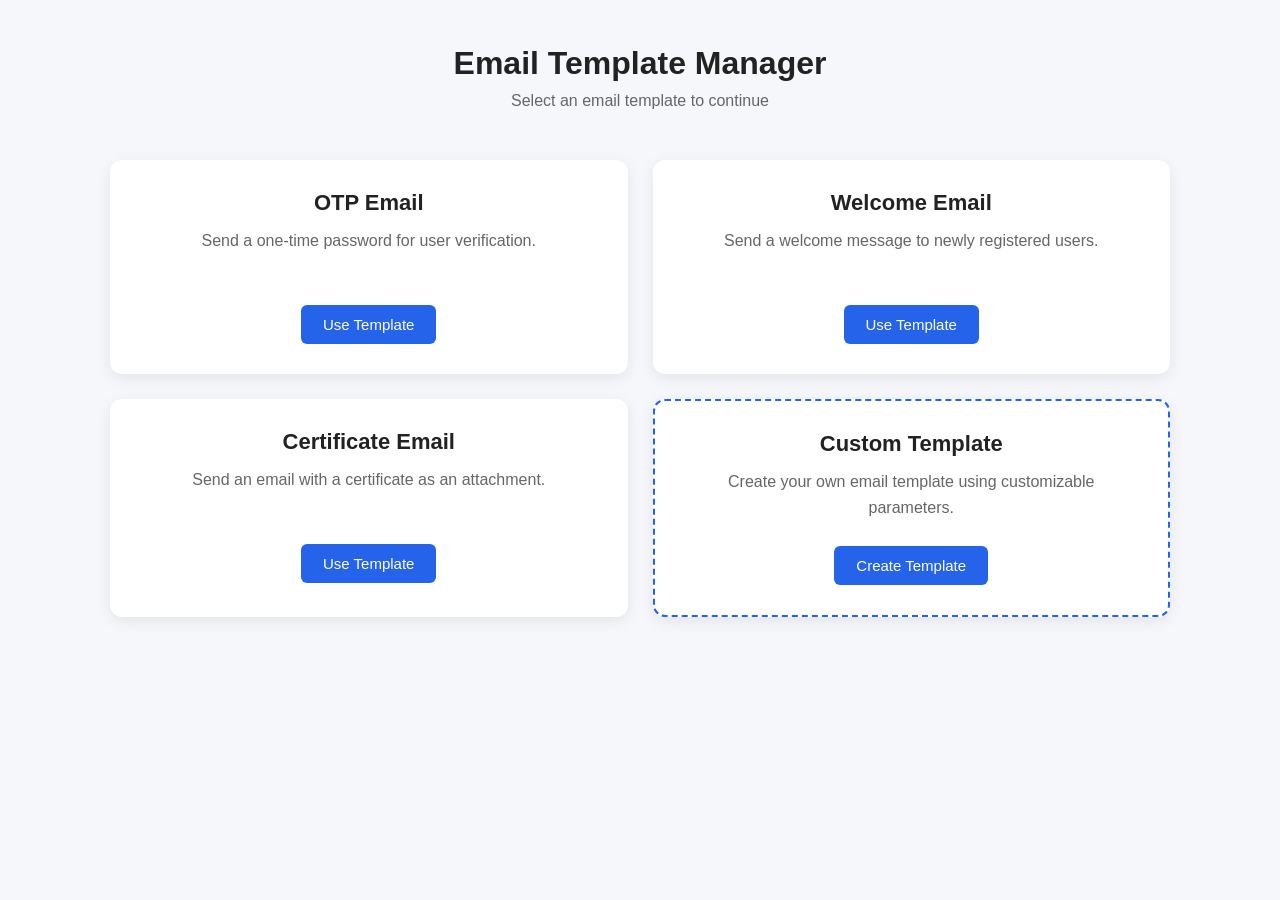
<file: target/classes/static/index.html>
<!DOCTYPE html>
<html lang="en">

<head>
    <meta charset="UTF-8">
    <meta name="viewport" content="width=device-width, initial-scale=1.0">

    <title>Email Template Manager</title>

    <link rel="stylesheet" href="css/style.css">
</head>

<body>

    <header class="header">
        <h1>Email Template Manager</h1>
        <p>Select an email template to continue</p>
    </header>


    <main class="container">

        <div class="template-grid">

            <!-- OTP -->
            <div class="template-card">

                

                <h2>OTP Email</h2>

                <p>
                    Send a one-time password for
                    user verification.
                </p>

                <button onclick="selectTemplate('otp')">
                    Use Template
                </button>

            </div>


            <!-- Welcome -->
            <div class="template-card">


                <h2>Welcome Email</h2>

                <p>
                    Send a welcome message to
                    newly registered users.
                </p>

                <button onclick="selectTemplate('welcome')">
                    Use Template
                </button>

            </div>


            <!-- Certificate -->
            <div class="template-card">

                <h2>Certificate Email</h2>

                <p>
                    Send an email with a certificate
                    as an attachment.
                </p>

                <button onclick="selectTemplate('certificate')">
                    Use Template
                </button>

            </div>


            <!-- Custom -->
            <div class="template-card custom-card">


                <h2>Custom Template</h2>

                <p>
                    Create your own email template
                    using customizable parameters.
                </p>

                <button onclick="selectTemplate('custom')">
                    Create Template
                </button>

            </div>

        </div>

    </main>


    <script src="js/app.js"></script>

</body>

</html>
</file>
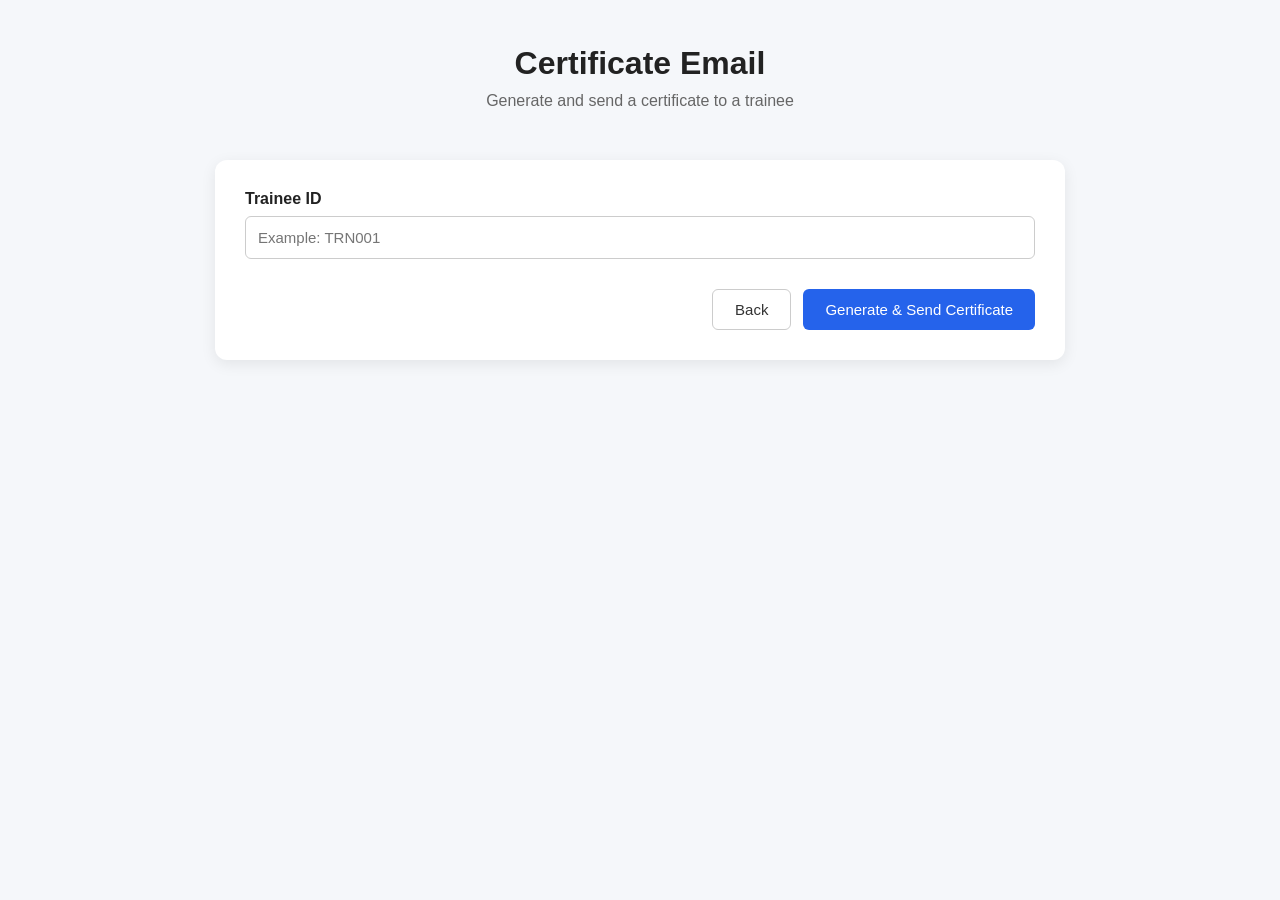
<file: target/classes/static/certificate.html>
<!DOCTYPE html>
<html lang="en">

<head>

    <meta charset="UTF-8">

    <meta name="viewport"
          content="width=device-width, initial-scale=1.0">

    <title>Certificate Email</title>

    <link rel="stylesheet"
          href="css/style.css">

</head>

<body>

    <header class="header">

        <h1>Certificate Email</h1>

        <p>
            Generate and send a certificate
            to a trainee
        </p>

    </header>


    <main class="form-container">

        <div class="form-group">

            <label for="traineeId">
                Trainee ID
            </label>

            <input
                type="text"
                id="traineeId"
                placeholder="Example: TRN001"
                autocomplete="off">

            <div
                id="statusMessage"
                class="status-message">
            </div>

        </div>


        <div class="form-actions">

            <button
                type="button"
                class="secondary-button"
                onclick="goBack()">

                Back

            </button>


            <button
                type="button"
                class="primary-button"
                onclick="sendCertificate()">

                Generate &amp; Send Certificate

            </button>

        </div>

    </main>


    <script src="js/app.js"></script>

</body>

</html>
</file>
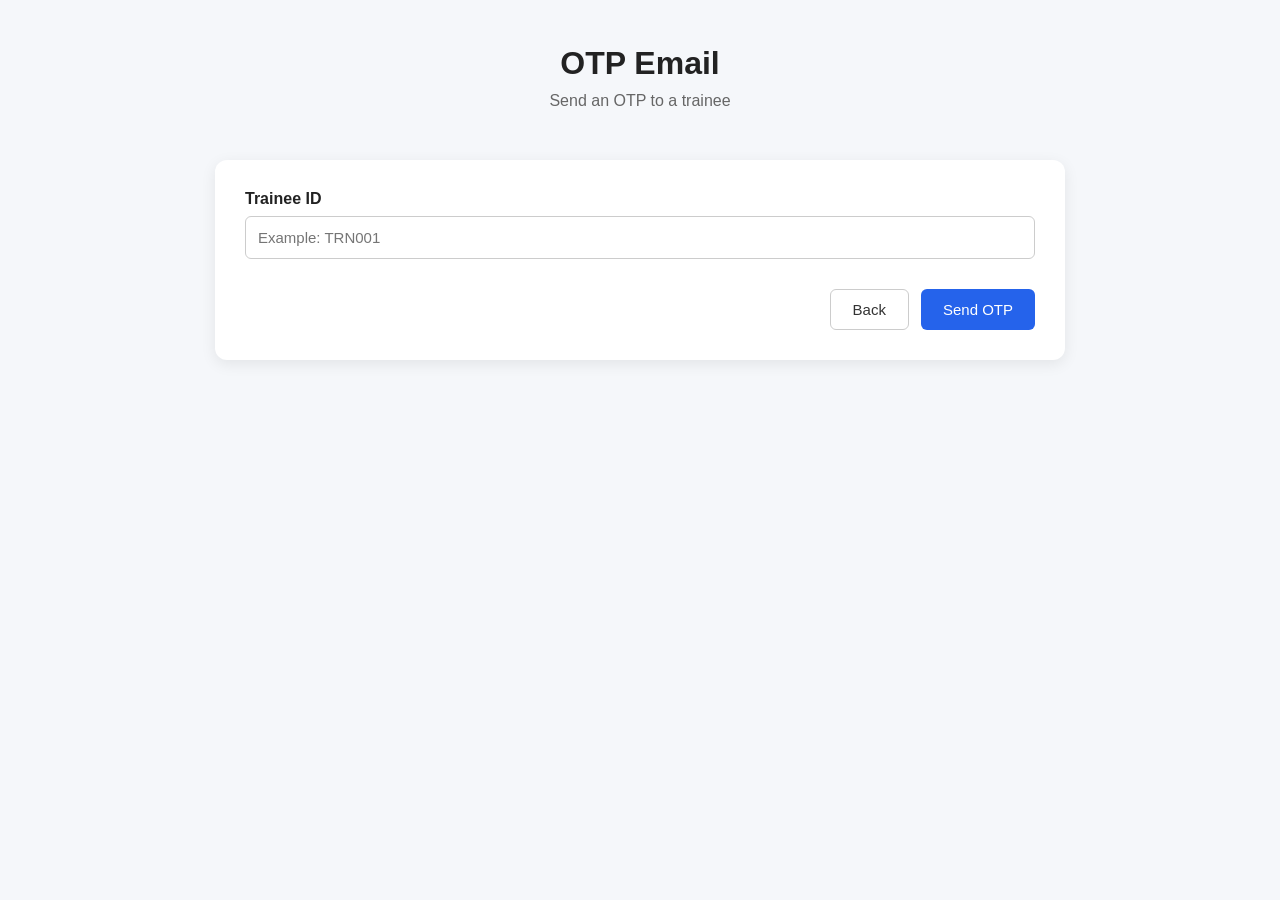
<file: target/classes/static/otp.html>
<!DOCTYPE html>
<html lang="en">

<head>

    <meta charset="UTF-8">

    <meta name="viewport"
          content="width=device-width, initial-scale=1.0">

    <title>OTP Email</title>

    <link rel="stylesheet"
          href="css/style.css">

</head>

<body>

    <header class="header">

        <h1>OTP Email</h1>

        <p>Send an OTP to a trainee</p>

    </header>


    <main class="form-container">

        <div class="form-group">

            <label for="traineeId">
                Trainee ID
            </label>

            <input
                type="text"
                id="traineeId"
                placeholder="Example: TRN001"
                autocomplete="off">

            <div
                id="statusMessage"
                class="status-message">
            </div>

        </div>


        <div class="form-actions">

            <button
                type="button"
                class="secondary-button"
                onclick="goBack()">

                Back

            </button>


            <button
                type="button"
                class="primary-button"
                onclick="sendOtp()">

                Send OTP

            </button>

        </div>

    </main>


    <script src="js/app.js"></script>

</body>

</html>
</file>
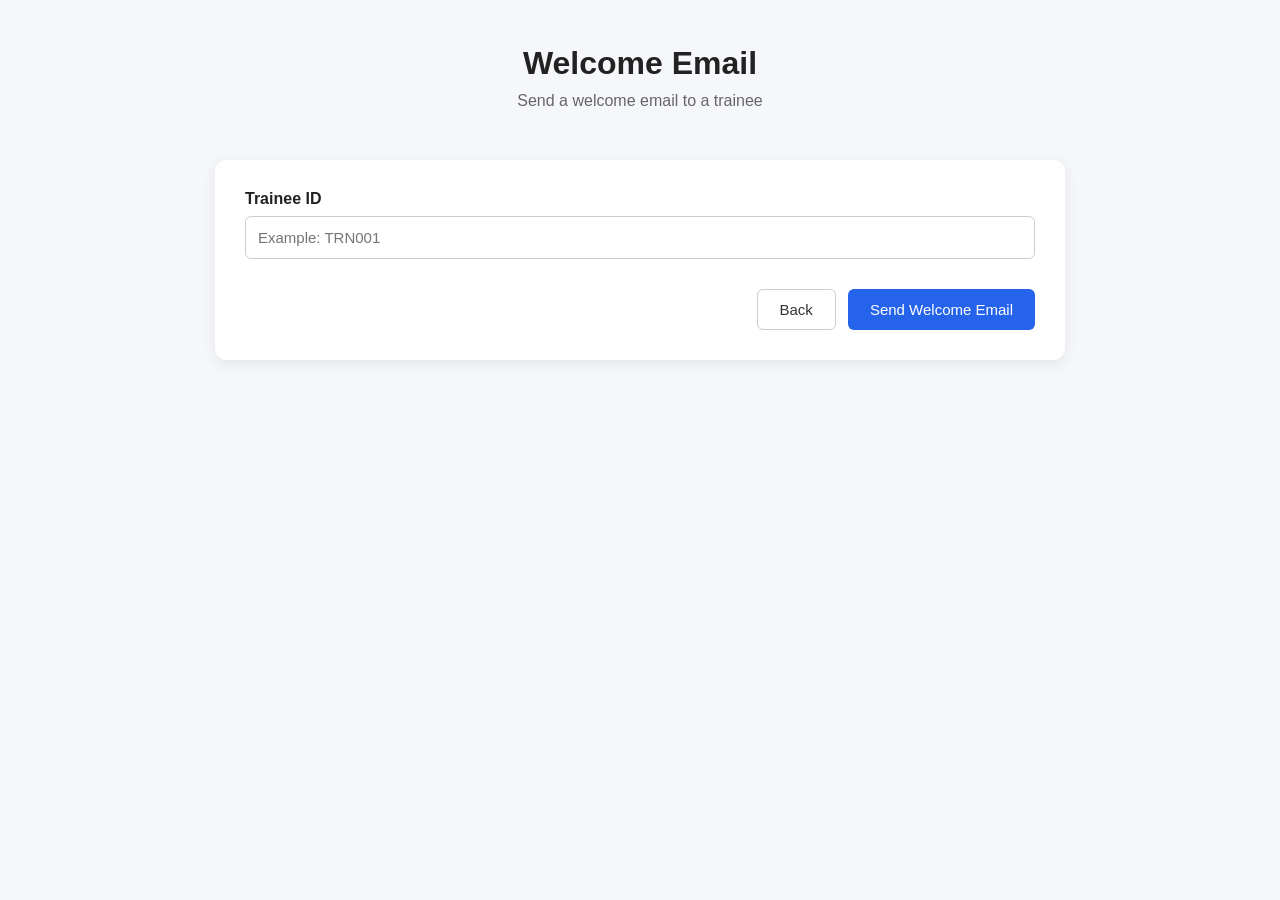
<file: target/classes/static/welcome.html>
<!DOCTYPE html>
<html lang="en">

<head>

    <meta charset="UTF-8">

    <meta name="viewport"
          content="width=device-width, initial-scale=1.0">

    <title>Welcome Email</title>

    <link rel="stylesheet"
          href="css/style.css">

</head>

<body>

    <header class="header">

        <h1>Welcome Email</h1>

        <p>Send a welcome email to a trainee</p>

    </header>


    <main class="form-container">

        <div class="form-group">

            <label for="traineeId">
                Trainee ID
            </label>

            <input
                type="text"
                id="traineeId"
                placeholder="Example: TRN001"
                autocomplete="off">

            <div
                id="statusMessage"
                class="status-message">
            </div>

        </div>


        <div class="form-actions">

            <button
                type="button"
                class="secondary-button"
                onclick="goBack()">

                Back

            </button>


            <button
                type="button"
                class="primary-button"
                onclick="sendWelcomeEmail()">

                Send Welcome Email

            </button>

        </div>

    </main>


    <script src="js/app.js"></script>

</body>

</html>
</file>
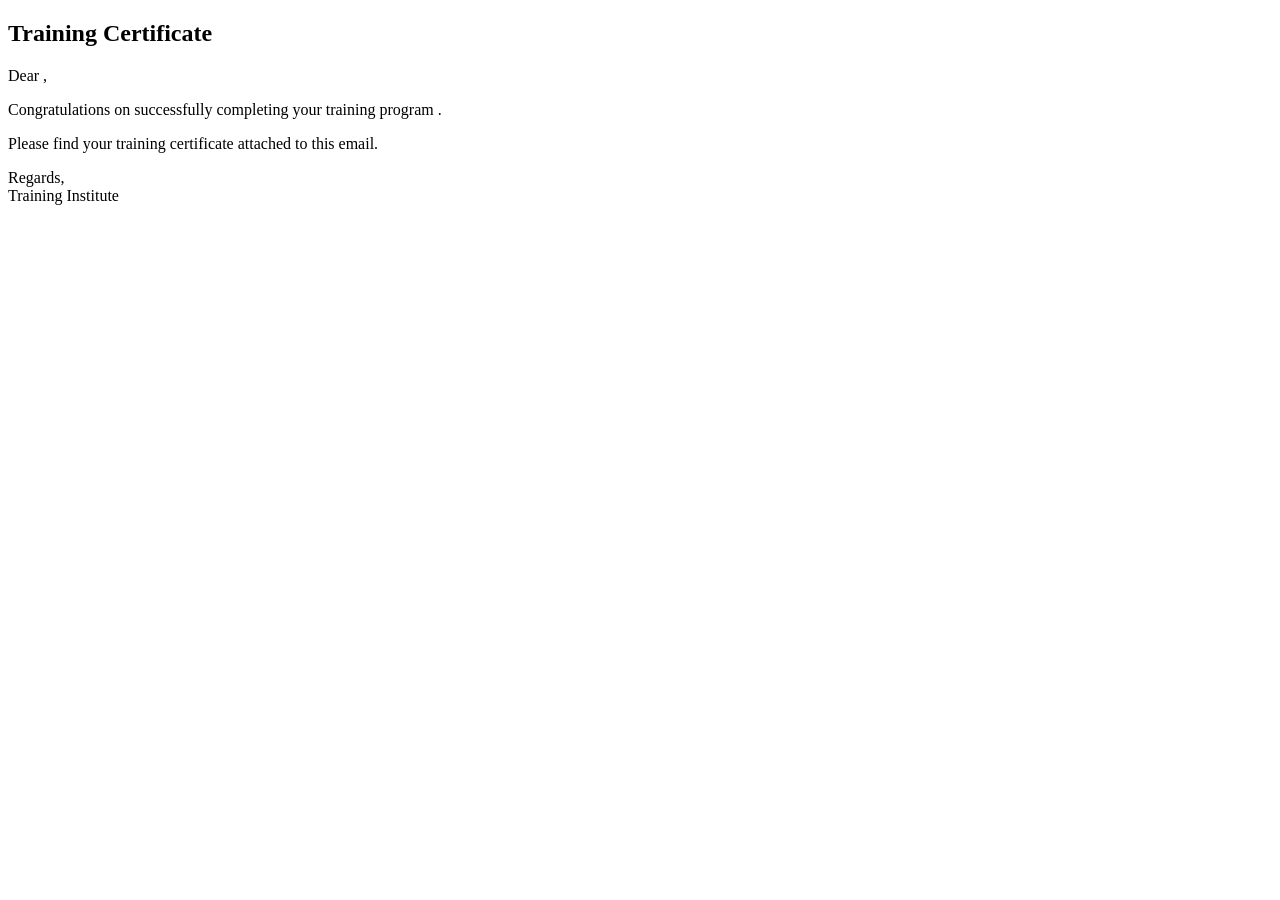
<file: target/classes/templates/certificate-email.html>
<!DOCTYPE html>
<html xmlns:th="http://www.thymeleaf.org">

<head>
    <meta charset="UTF-8">
    <title>Training Certificate</title>
</head>

<body>

    <h2>Training Certificate</h2>

    <p>
        Dear <span th:text="${traineeName}"></span>,
    </p>

    <p>
        Congratulations on successfully completing your
        training program
        <strong th:text="${courseName}"></strong>.
    </p>

    <p>
        Please find your training certificate attached
        to this email.
    </p>

    <p>
        Regards,<br>
        Training Institute
    </p>

</body>

</html>
</file>
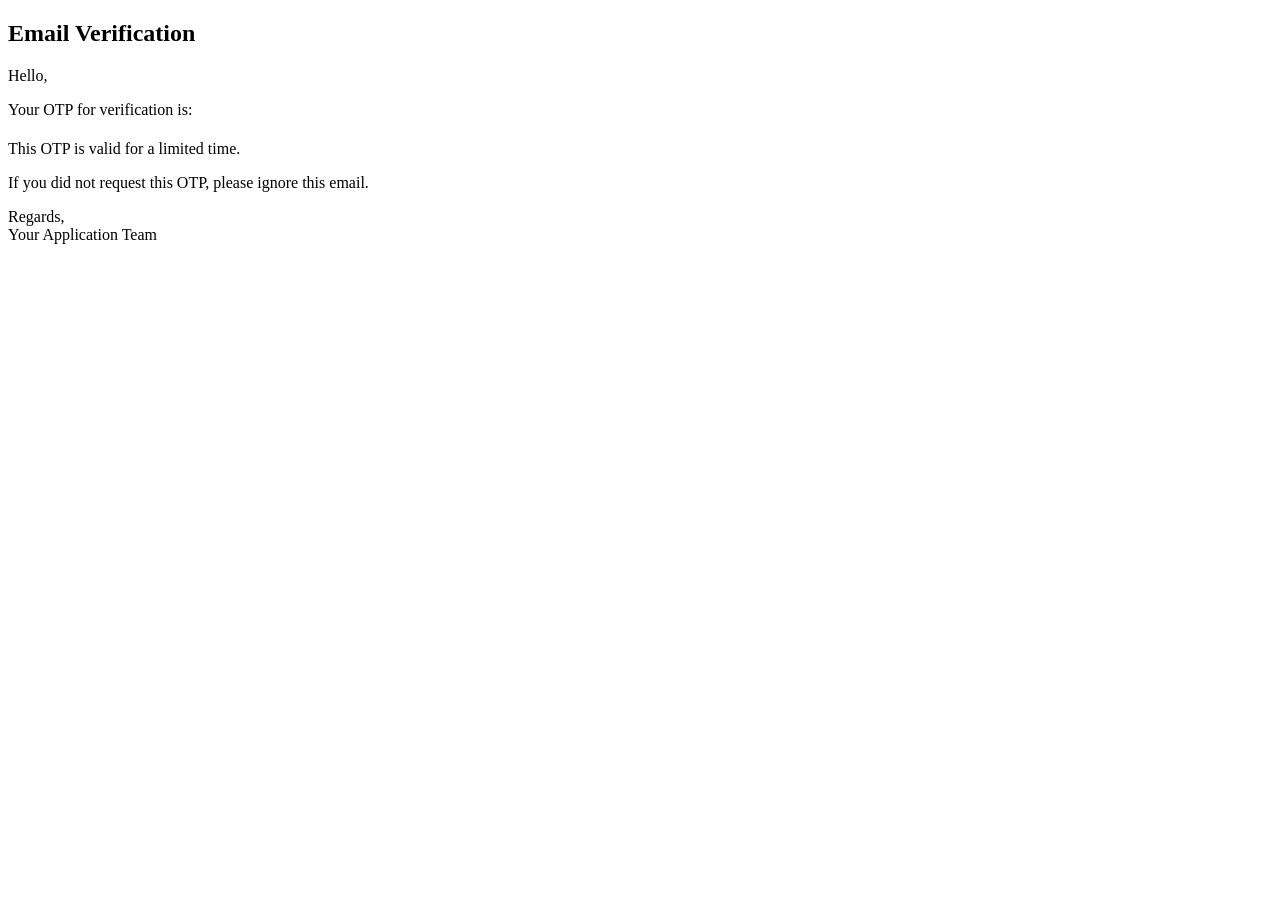
<file: target/classes/templates/otp-email.html>
<!DOCTYPE html>
<html>
<head>
    <meta charset="UTF-8">
    <title>OTP Verification</title>
</head>

<body>

    <h2>Email Verification</h2>

    <p>Hello,</p>

    <p>Your OTP for verification is:</p>

    <h1 th:text="${otp}"></h1>

    <p>This OTP is valid for a limited time.</p>

    <p>If you did not request this OTP, please ignore this email.</p>

    <p>Regards,<br>
    Your Application Team</p>

</body>
</html>
</file>
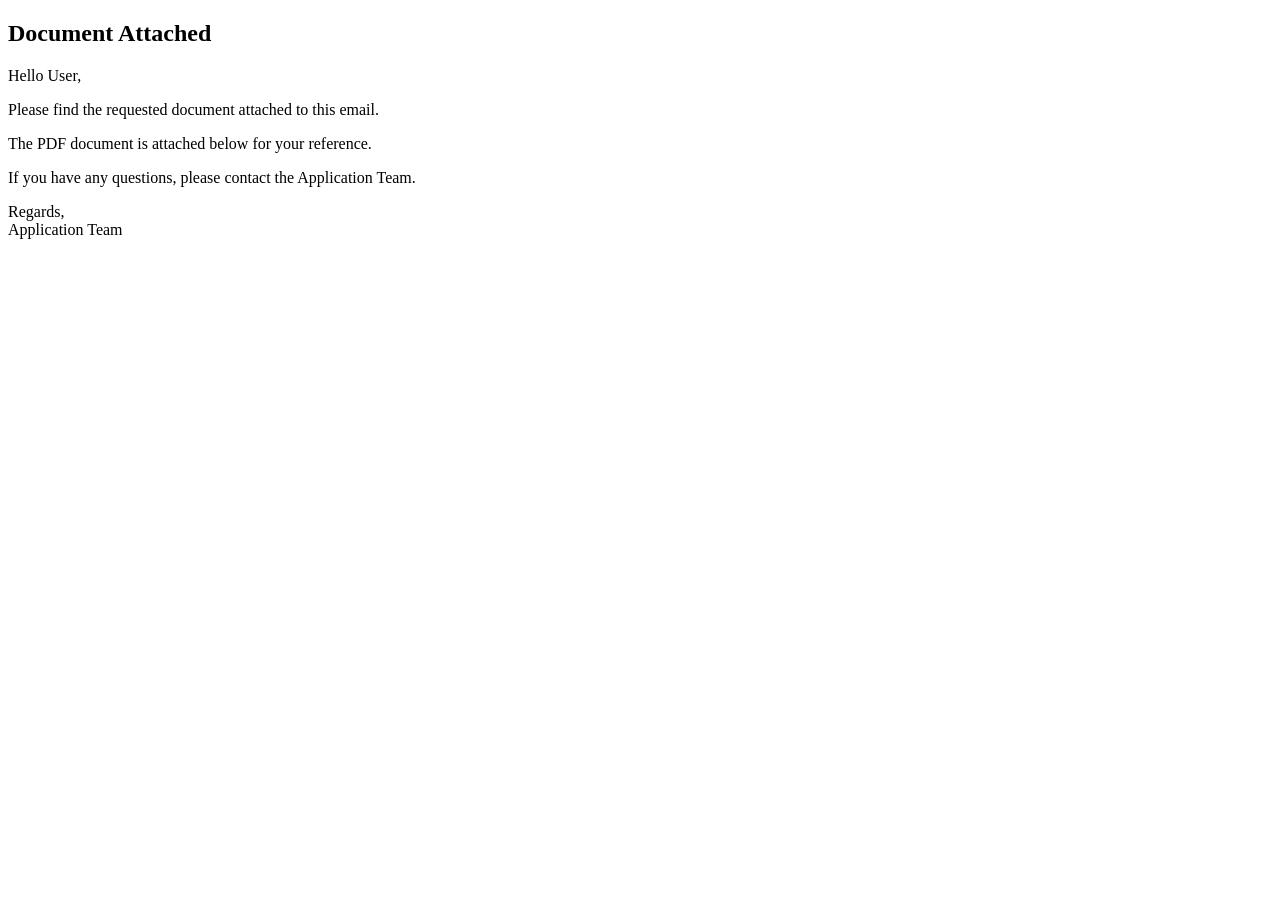
<file: target/classes/templates/pdf-email.html>
<!DOCTYPE html>
<head>
    <meta charset="UTF-8">
    <title>Document Attached</title>
</head>

<body>

    <h2>Document Attached</h2>

    <p>Hello <span th:text="${name}">User</span>,</p>

    <p>
        Please find the requested document attached to this email.
    </p>

    <p>
        The PDF document is attached below for your reference.
    </p>

    <p>
        If you have any questions, please contact the Application Team.
    </p>

    <p>
        Regards,<br>
        Application Team
    </p>

</body>
</html>
</file>
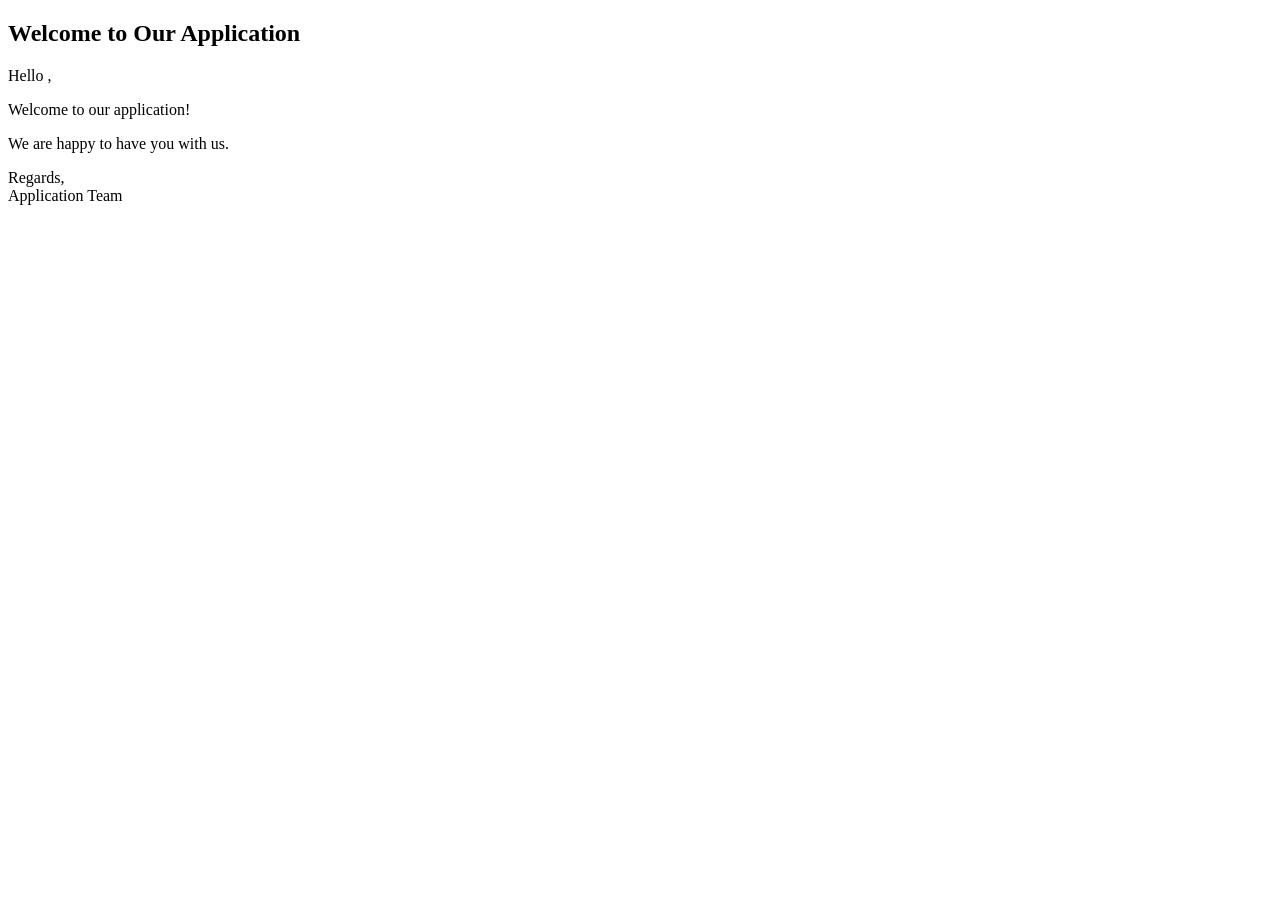
<file: target/classes/templates/welcome-email.html>
<!DOCTYPE html>
<html>
<head>
    <meta charset="UTF-8">
    <title>Welcome</title>
</head>

<body>

    <h2>Welcome to Our Application</h2>

    <p>Hello <span th:text="${name}"></span>,</p>

    <p>
        Welcome to our application!
    </p>

    <p>
        We are happy to have you with us.
    </p>

    <p>
        Regards,<br>
        Application Team
    </p>

</body>
</html>
</file>
<file: target/classes/static/css/style.css>
* {
    box-sizing: border-box;
    margin: 0;
    padding: 0;
}

body {
    font-family: Arial, sans-serif;
    background-color: #f5f7fa;
    color: #222;
}


/* Header */

.header {
    text-align: center;
    padding: 45px 20px 30px;
}

.header h1 {
    font-size: 32px;
    margin-bottom: 10px;
}

.header p {
    color: #666;
    font-size: 16px;
}


/* Main container */

.container {
    max-width: 1100px;
    margin: auto;
    padding: 20px;
}


/* Cards */

.template-grid {
    display: grid;

    grid-template-columns:
        repeat(2, 1fr);

    gap: 25px;
}


.template-card {

    background-color: white;

    padding: 30px;

    border-radius: 12px;

    text-align: center;

    box-shadow:
        0 4px 15px rgba(0, 0, 0, 0.08);

    transition:
        transform 0.2s,
        box-shadow 0.2s;
}


.template-card:hover {

    transform: translateY(-5px);

    box-shadow:
        0 8px 25px rgba(0, 0, 0, 0.12);
}


/* Icon */

.icon {

    font-size: 42px;

    margin-bottom: 15px;
}


.template-card h2 {

    margin-bottom: 12px;

    font-size: 22px;
}


.template-card p {

    color: #666;

    line-height: 1.6;

    min-height: 52px;

    margin-bottom: 25px;
}


/* Button */

.template-card button {

    border: none;

    padding: 11px 22px;

    border-radius: 6px;

    background-color: #2563eb;

    color: white;

    font-size: 15px;

    cursor: pointer;
}


.template-card button:hover {

    background-color: #1d4ed8;
}


/* Custom card */

.custom-card {

    border: 2px dashed #2563eb;
}


/* Responsive */

@media (max-width: 700px) {

    .template-grid {

        grid-template-columns: 1fr;
    }

    .header h1 {

        font-size: 26px;
    }
}

/* ============================= */
/* Custom Template Page          */
/* ============================= */

.form-container {

    max-width: 850px;

    margin: 20px auto;

    padding: 30px;

    background-color: white;

    border-radius: 12px;

    box-shadow:
        0 4px 15px rgba(0, 0, 0, 0.08);
}


.form-group {

    margin-bottom: 25px;
}


.form-group label {

    display: block;

    margin-bottom: 8px;

    font-weight: bold;

    font-size: 16px;
}


.form-group input,
.form-group textarea {

    width: 100%;

    padding: 12px;

    border: 1px solid #ccc;

    border-radius: 6px;

    font-size: 15px;

    font-family: Arial, sans-serif;

}


.form-group textarea {

    resize: vertical;

    line-height: 1.6;
}


.form-group input:focus,
.form-group textarea:focus {

    outline: none;

    border-color: #2563eb;
}


/* Variables */

.variables-section {

    margin-top: 10px;

    padding: 20px;

    background-color: #f5f7fa;

    border-radius: 8px;
}


.variables-section h3 {

    margin-bottom: 8px;
}


.variables-section p {

    color: #666;

    margin-bottom: 15px;
}


.variables {

    display: flex;

    gap: 10px;

    flex-wrap: wrap;
}


.variables button {

    border: 1px solid #2563eb;

    background-color: white;

    color: #2563eb;

    padding: 8px 14px;

    border-radius: 5px;

    cursor: pointer;

    font-size: 14px;
}


.variables button:hover {

    background-color: #2563eb;

    color: white;
}


/* Preview */

.preview-section {

    margin-top: 25px;
}


.preview-section h3 {

    margin-bottom: 10px;
}


#preview {

    min-height: 150px;

    padding: 20px;

    border: 1px solid #ddd;

    border-radius: 6px;

    background-color: #fafafa;

    white-space: pre-wrap;

    line-height: 1.6;
}


/* Buttons */

.form-actions {

    display: flex;

    justify-content: flex-end;

    gap: 12px;

    margin-top: 30px;
}


.primary-button,
.secondary-button {

    padding: 11px 22px;

    border-radius: 6px;

    font-size: 15px;

    cursor: pointer;
}


.primary-button {

    border: none;

    background-color: #2563eb;

    color: white;
}


.primary-button:hover {

    background-color: #1d4ed8;
}


.secondary-button {

    border: 1px solid #ccc;

    background-color: white;

    color: #333;
}


.secondary-button:hover {

    background-color: #f1f1f1;
}

.status-message {
    margin-top: 10px;
    font-size: 14px;
}

.status-message.success {
    color: green;
}

.status-message.error {
    color: red;
}
</file>
